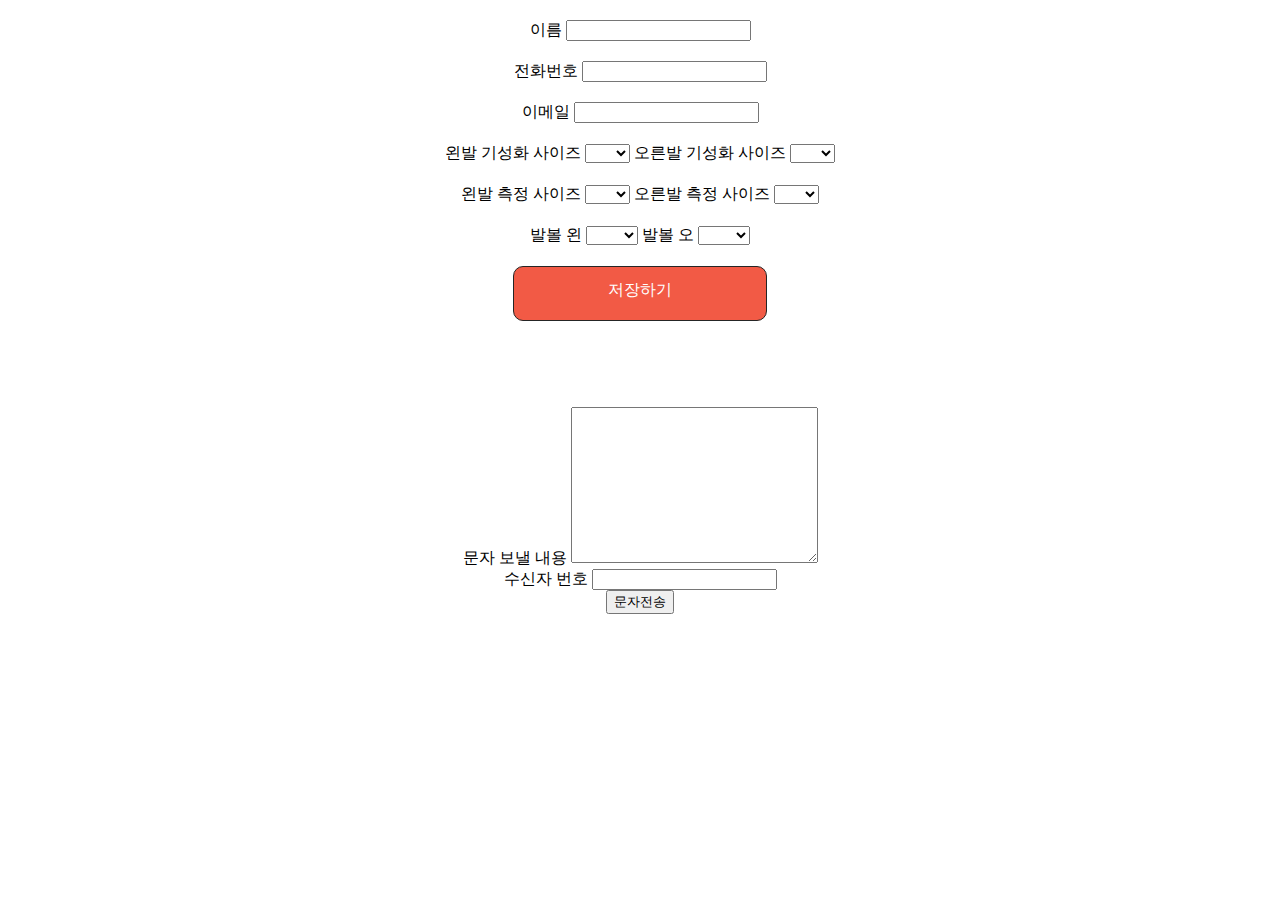
<file: index.html>
<!DOCTYPE html>
<html lang="en">
<head>
    <meta charset="UTF-8">
    <title>Title</title>
    <link type="text/css" rel="stylesheet" href="css/index.css">
    <script type="text/javascript" src="https://code.jquery.com/jquery-2.1.1.min.js"></script>
    <script src="https://ajax.googleapis.com/ajax/libs/jquery/3.1.1/jquery.min.js"></script>
</head>
<body>
    <div class="shoe_input_body">
        <div class="shoe_input_row">
            <label>이름</label>
            <input id="shoe_input_name" type="text">
        </div>
        <div class="shoe_input_row">
            <label>전화번호</label>
            <input id="shoe_input_phone" type="text">
        </div>
        <div class="shoe_input_row">
            <label>이메일</label>
            <input id="shoe_input_mail" type="text">
        </div>
        <div class="shoe_input_row">
            <label>왼발 기성화 사이즈</label>
            <select id="shoe_size_left">
                <option value=""></option>
                <option value="230">230</option>
                <option value="235">235</option>
                <option value="240">240</option>
                <option value="245">245</option>
                <option value="250">250</option>
                <option value="255">255</option>
                <option value="260">260</option>
                <option value="265">265</option>
                <option value="270">270</option>
                <option value="275">275</option>
                <option value="280">280</option>
                <option value="285">285</option>
                <option value="290">290</option>
            </select>

            <label>오른발 기성화 사이즈</label>
            <select id="shoe_size_right">
                <option value=""></option>
                <option value="230">230</option>
                <option value="235">235</option>
                <option value="240">240</option>
                <option value="245">245</option>
                <option value="250">250</option>
                <option value="255">255</option>
                <option value="260">260</option>
                <option value="265">265</option>
                <option value="270">270</option>
                <option value="275">275</option>
                <option value="280">280</option>
                <option value="285">285</option>
                <option value="290">290</option>
            </select>
        </div>
        <div class="shoe_input_row">
            <label>왼발 측정 사이즈</label>
            <select id="measure_size_left">
                <option value=""></option>
                <option value="230">230</option>
                <option value="235">235</option>
                <option value="240">240</option>
                <option value="245">245</option>
                <option value="250">250</option>
                <option value="255">255</option>
                <option value="260">260</option>
                <option value="265">265</option>
                <option value="270">270</option>
                <option value="275">275</option>
                <option value="280">280</option>
                <option value="285">285</option>
                <option value="290">290</option>
            </select>

            <label>오른발 측정 사이즈</label>
            <select id="measure_size_right">
                <option value=""></option>
                <option value="230">230</option>
                <option value="235">235</option>
                <option value="240">240</option>
                <option value="245">245</option>
                <option value="250">250</option>
                <option value="255">255</option>
                <option value="260">260</option>
                <option value="265">265</option>
                <option value="270">270</option>
                <option value="275">275</option>
                <option value="280">280</option>
                <option value="285">285</option>
                <option value="290">290</option>
            </select>
        </div>
        <div class="shoe_input_row">
            <label>발볼 왼</label>
            <select id="football_left">
                <option value=""></option>
                <option value="A">A</option>
                <option value="A-B">A-B</option>
                <option value="B">B</option>
                <option value="B-C">B-C</option>
                <option value="C">C</option>
                <option value="C-D">C-D</option>
                <option value="D">D</option>
                <option value="D-E">D-E</option>
                <option value="E">E</option>
                <option value="E-E2">E-E2</option>
                <option value="E2">E2</option>
            </select>
            <label>발볼 오</label>
            <select id="football_right">
                <option value=""></option>
                <option value="A">A</option>
                <option value="A-B">A-B</option>
                <option value="B">B</option>
                <option value="B-C">B-C</option>
                <option value="C">C</option>
                <option value="C-D">C-D</option>
                <option value="D">D</option>
                <option value="D-E">D-E</option>
                <option value="E">E</option>
                <option value="E-E2">E-E2</option>
                <option value="E2">E2</option>
            </select>
        </div>
        <div class="shoe_input_row">
            <div id="shoe_register">
                저장하기
            </div>
        </div>
        <div class="shoe_input_row">
            <img id="shoe_L_img">
        </div>
        <div class="shoe_input_row">
            <img id="shoe_R_img">
        </div>
        <form action="http://whatshoe.co.kr/sms/apitool/now_sms_send.php" id="form" method="post">
            <label>문자 보낼 내용</label>
            <input type="hidden" id="type_set" name="type_set" value="A">
            <input type="hidden" id="sms_from" name="sms_from" value="0220518292">
            <textarea cols="30" rows="10" style="overflow:hidden" id="sms_msg" name="sms_msg"></textarea>
            <br>
            <label>수신자 번호</label>
            <input type="text" id="susin1" name="susin1">
            <br>
            <input type="submit" value="문자전송">
        </form>
    </div>


    </body>
<script type="text/javascript" src="js/index.js"></script>
<script type="text/javascript" src="js/valid_value.js"></script>
</html>
</file>
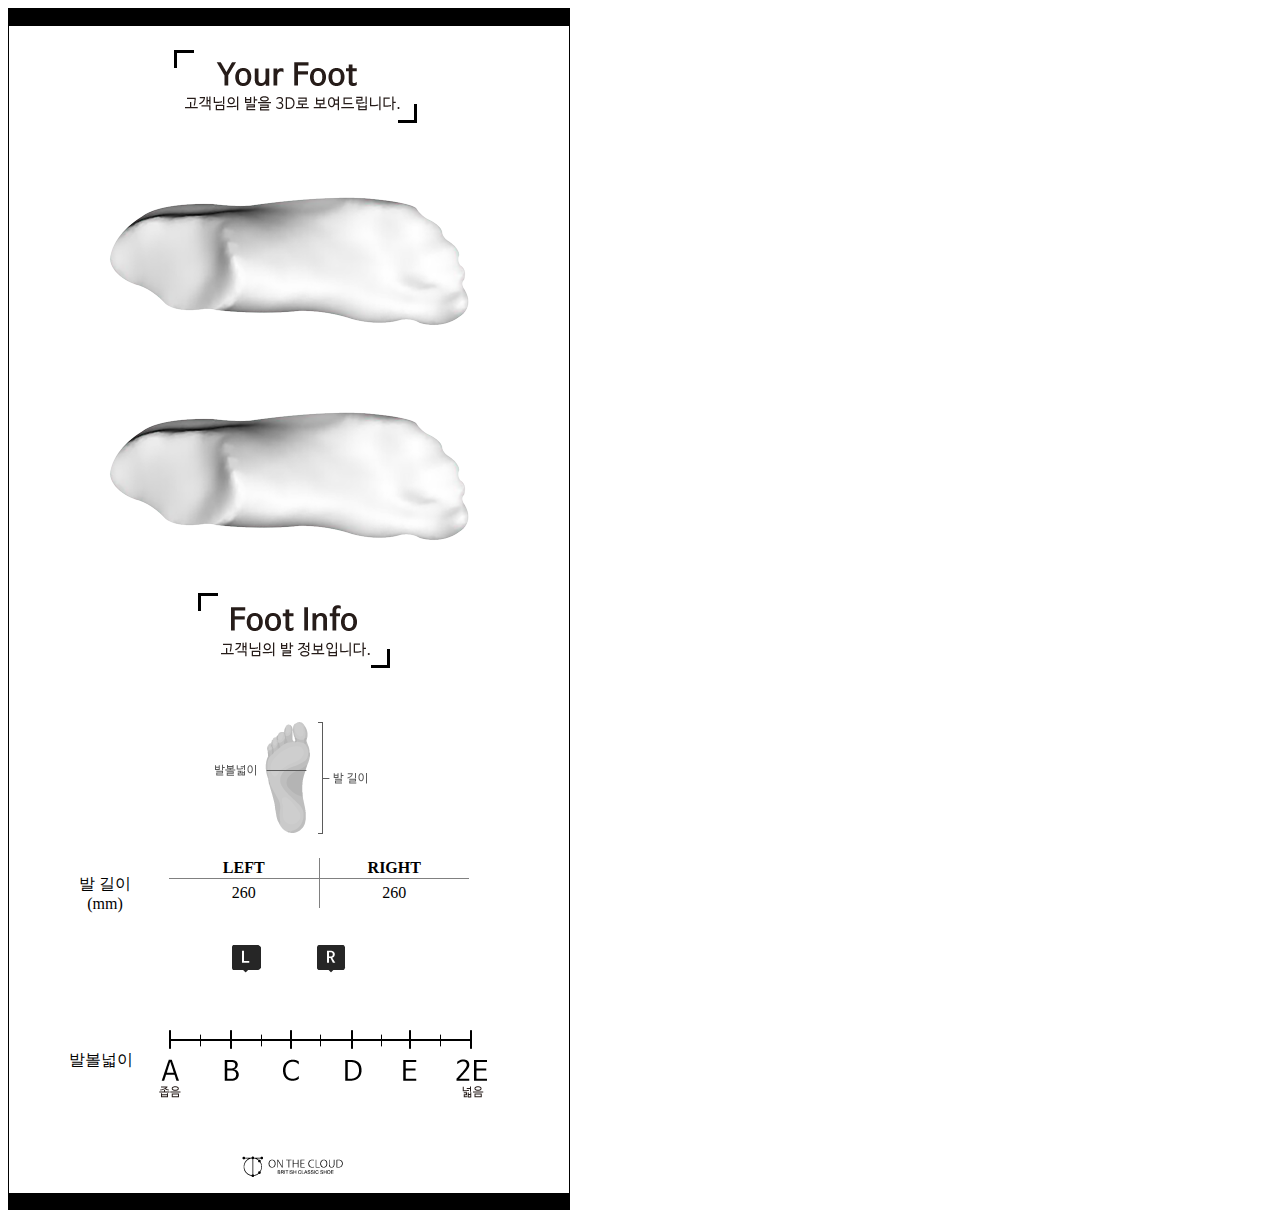
<file: test.html>
<!DOCTYPE html>
<html lang="en">
<head>
    <meta charset="UTF-8">
    <title>Title</title>
</head>
<body>
<div style="text-align: center; width: 560px; border: 1px solid #000000">
    <div style="background-color:#000000; width: 560px; height: 16.5px;">

    </div>
    <div>
        <img src="images/Your-Foot.png">
    </div>
    <div>
        <img src="images/L260B-C.png">
    </div>
    <div>
        <img src="images/L260B-C.png">
    </div>
    <div>
        <img src="images/Foot-Info.png">
    </div>
    <div>
        <img src="images/football.png">    
    </div>
    <div style="float: left; margin-left: 70px"><p>발 길이<br>(mm)</p></div>
    <div>
        <table rules="all" style=" float:right; margin-right:100px;width: 300px; height: 50px">
            <thead>
            <tr>
                <th width="50%">LEFT</th>
                <th width="50%">RIGHT</th>
            </tr>
            </thead>
            <tbody>
            <td>260</td>
            <td>260</td>
            </tbody>
        </table>
    </div>

    <div style="clear: both">
        <img src="images/Left.png" style="">
        <img src="images/Right.png" style="">
    </div>
    <div>
        <p>발볼넓이<img src="images/Graph.png" align="middle"></p>
    </div>
    <div>
        <img src="images/logo.png">
    </div>
    <div style="background-color:#000000; width: 560px; height: 16.5px;">
    </div>
</div>
</body>
</html>
</file>
<file: css/index.css>
.shoe_input_body{
    text-align: center;
}
.shoe_input_row{
    margin-top: 20px;
}
#shoe_register{
    background-color: #f25a45;
    width: 20%;
    height: 40px;
    margin: auto;
    padding-top: 1%;
    color: #ffffff;
    border-radius: 10px;
    margin-bottom: 30px;
    text-align: center;
    cursor: pointer;
    border: 1px solid #252525;
}
</file>
